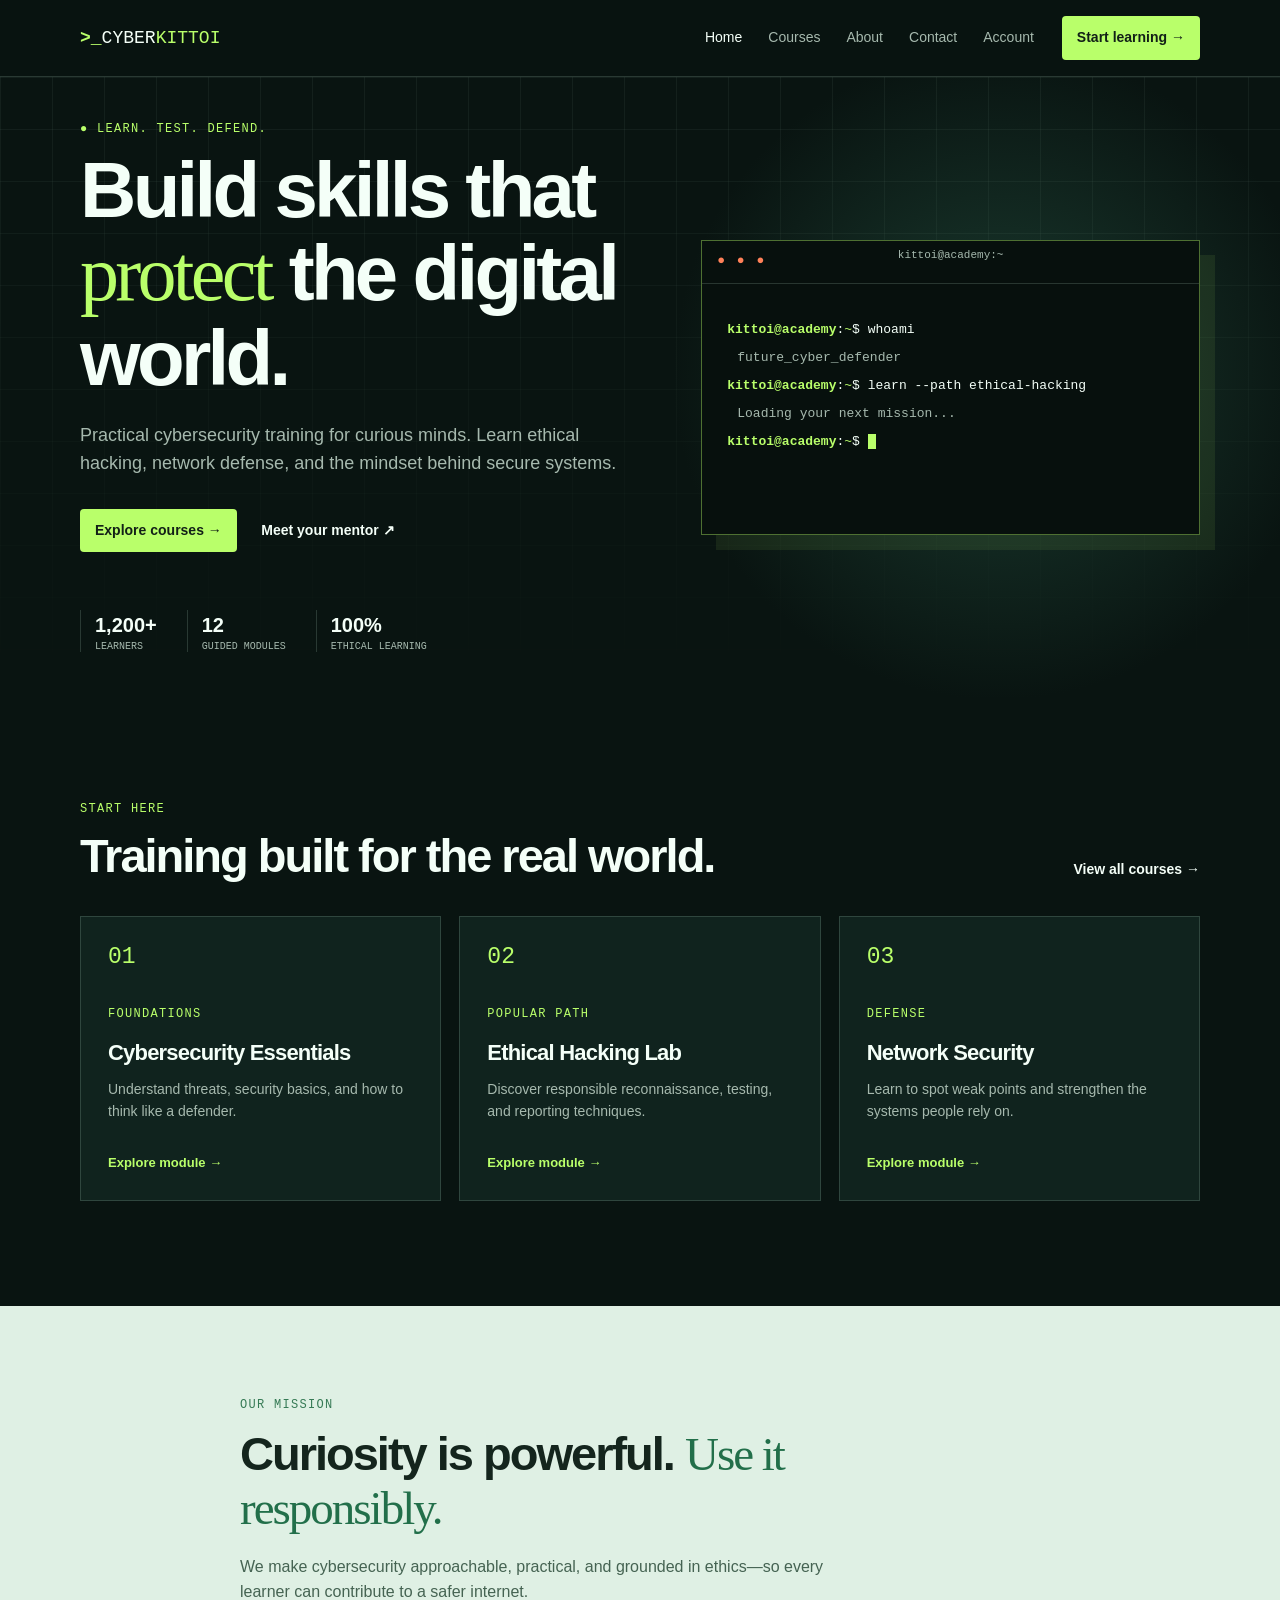
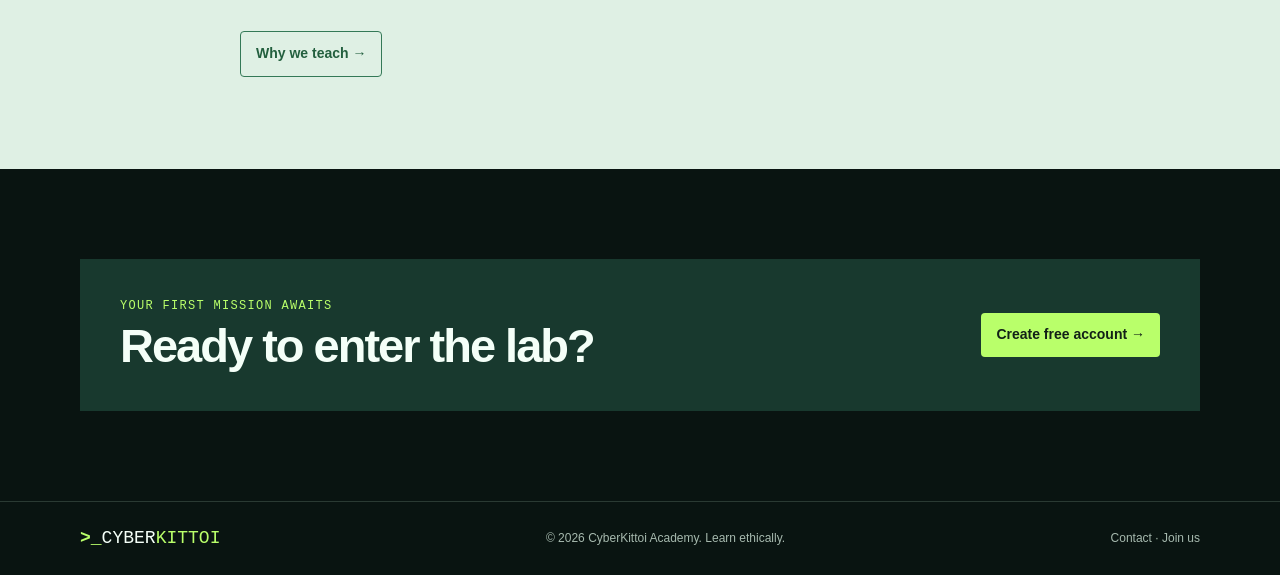
<file: index.html>
<!doctype html>
<html lang="en">
<head>
<meta charset="utf-8">
<meta name="viewport" content="width=device-width,initial-scale=1">
<meta name="description" content="Ethical hacking and cybersecurity training.">
<title>CyberKittoi | Ethical Hacking Academy</title>
<link rel="stylesheet" href="style.css">
</head>
<body>
<header class="site-header">
<div class="container nav-wrap">
<a class="brand" href="index.html">
<b>&gt;_</b>CYBER<span>KITTOI</span>
</a>
<button class="menu-toggle" aria-label="Open menu">☰</button>
<nav class="site-nav">
<a class="active" href="index.html">Home</a>
<a href="courses.html">Courses</a>
<a href="about.html">About</a>
<a href="contact.html">Contact</a>
</nav>
<a class="nav-action" href="signup.html">Start learning →</a>
</div>
</header>
<main>
<section class="hero">
<div class="grid">
</div>
<div class="container hero-grid">
<div>
<p class="eyebrow">● LEARN. TEST. DEFEND.</p>
<h1>Build skills that <em>protect</em> the digital world.</h1>
<p class="lead">Practical cybersecurity training for curious minds. Learn ethical hacking,
network defense, and the mindset behind secure systems.</p>
<p>
<a class="button primary" href="courses.html">Explore courses →</a> <a class="text-link"
href="about.html">Meet your mentor ↗</a>
</p>
<div class="stats">
<div>
<strong>1,200+</strong>
<small>Learners</small>
</div>
<div>
<strong>12</strong>
<small>Guided modules</small>
</div>
<div>
<strong>100%</strong>
<small>Ethical learning</small>
</div>
</div>
</div>
<div class="terminal">
<div class="terminal-top">● ● ● <span>kittoi@academy:~</span>
</div>
<div class="terminal-body">
<p>
<b>kittoi@academy</b>:<i>~</i>$ whoami</p>
<p class="output">future_cyber_defender</p>
<p>
<b>kittoi@academy</b>:<i>~</i>$ learn --path ethical-hacking</p>
<p class="output">Loading your next mission...</p>
<p>
<b>kittoi@academy</b>:<i>~</i>$ <mark>
</mark>
</p>
</div>
</div>
</div>
</section>
<section class="section container">
<div class="section-title">
<div>
<p class="eyebrow">START HERE</p>
<h2>Training built for the real world.</h2>
</div>
<a class="text-link" href="courses.html">View all courses →</a>
</div>
<div class="cards">
<article class="card">
<span>01</span>
<p class="tag">FOUNDATIONS</p>
<h3>Cybersecurity Essentials</h3>
<p>Understand threats, security basics, and how to think like a defender.</p>
<a href="courses.html">Explore module →</a>
</article>
<article class="card feature">
<span>02</span>
<p class="tag">POPULAR PATH</p>
<h3>Ethical Hacking Lab</h3>
<p>Discover responsible reconnaissance, testing, and reporting techniques.</p>
<a href="courses.html">Explore module →</a>
</article>
<article class="card">
<span>03</span>
<p class="tag">DEFENSE</p>
<h3>Network Security</h3>
<p>Learn to spot weak points and strengthen the systems people rely on.</p>
<a href="courses.html">Explore module →</a>
</article>
</div>
</section>
<section class="mission">
<div class="container">
<p class="eyebrow">OUR MISSION</p>
<h2>Curiosity is powerful. <em>Use it responsibly.</em>
</h2>
<p>We make cybersecurity approachable, practical, and grounded in ethics—so every learner
can contribute to a safer internet.</p>
<a class="button outline" href="about.html">Why we teach →</a>
</div>
</section>
<section class="container cta">
<div>
<p class="eyebrow">YOUR FIRST MISSION AWAITS</p>
<h2>Ready to enter the lab?</h2>
</div>
<a class="button primary" href="signup.html">Create free account →</a>
</section>
</main>
<footer>
<div class="container footer">
<a class="brand" href="index.html">
<b>&gt;_</b>CYBER<span>KITTOI</span>
</a>
<p>© 2026 CyberKittoi Academy. Learn ethically.</p>
<p>
<a href="contact.html">Contact</a> · <a href="signup.html">Join us</a>
</p>
</div>
</footer>
<script src="script.js">
</script>
</body>
</html>
</file>
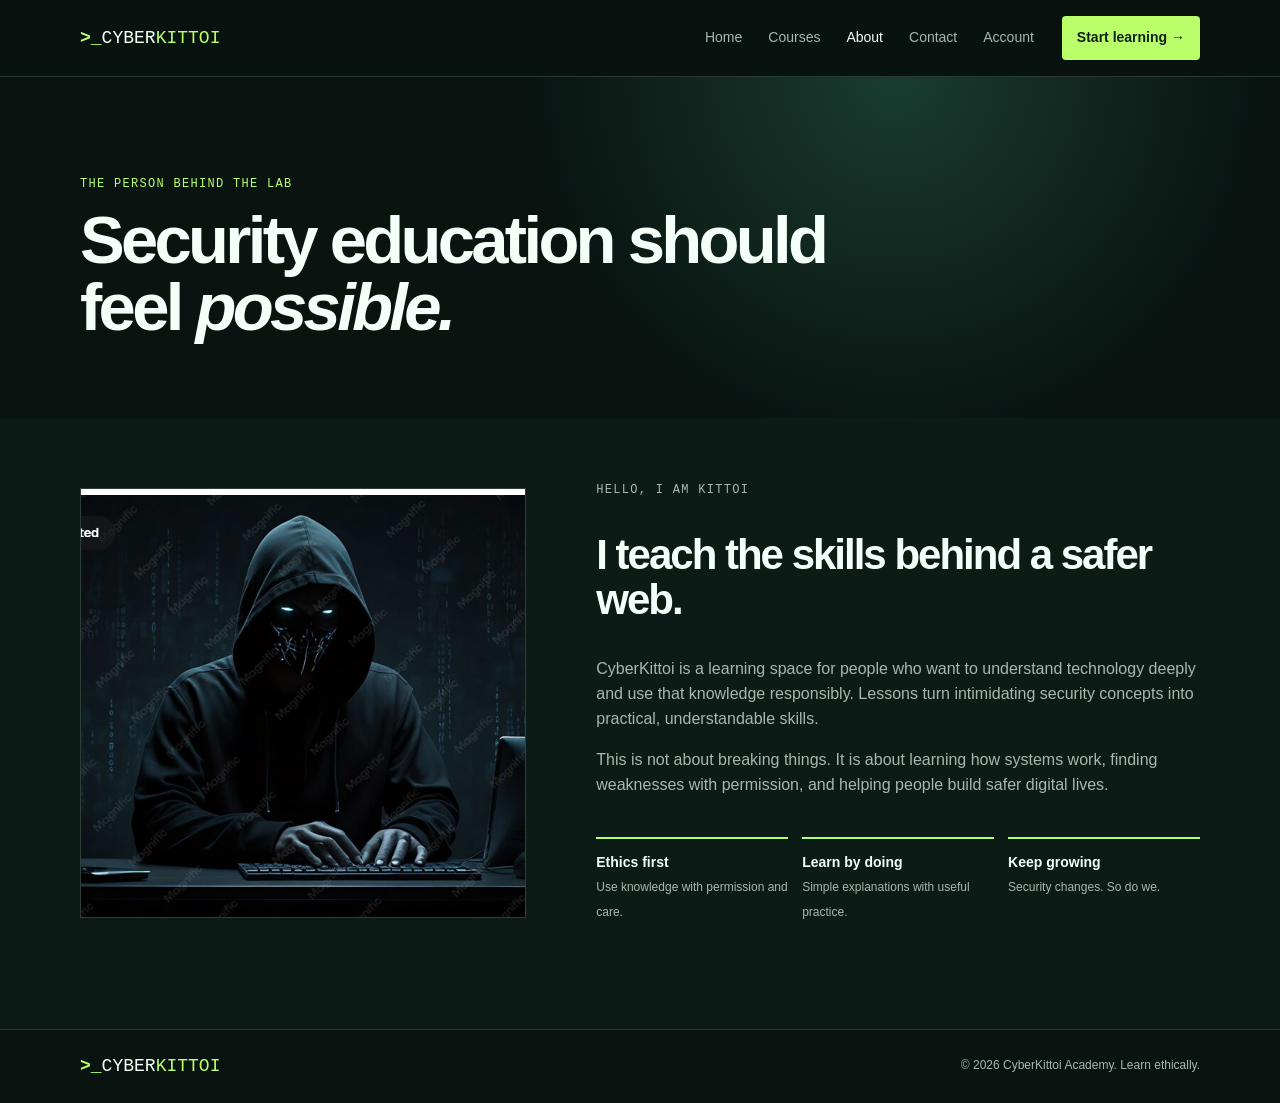
<file: about.html>
<!Doctype html>
<html lang="en">
<head>
<meta charset="utf-8">
<meta name="viewport" content="width=device-width,initial-scale=1">
<title>About | CyberKittoi</title>
<link rel="stylesheet" href="style.css">
</head>
<body>
<header class="site-header">
<div class="container nav-wrap">
<a class="brand" href="index.html">
<b>&gt;_</b>CYBER<span>KITTOI</span>
</a>
<button class="menu-toggle">☰</button>
<nav class="site-nav">
<a href="index.html">Home</a>
<a href="courses.html">Courses</a>
<a class="active" href="about.html">About</a>
<a href="contact.html">Contact</a>
</nav>
<a class="nav-action" href="signup.html">Start learning →</a>
</div>
</header>
<main>
<section class="page-hero">
<div class="container">
<p class="eyebrow">THE PERSON BEHIND THE LAB</p>
<h1>Security education should feel <em>possible.</em>
</h1>
</div>
</section>
<section class="page-content">
<div class="container about-grid">
<img class="mentor" src="me.png" alt="Kittoi, founder of CyberKittoi">
<div>
<p class="eyebrow">HELLO, I AM KITTOI</p>
<h2>I teach the skills behind a safer web.</h2>
<p>CyberKittoi is a learning space for people who want to understand technology deeply and
use that knowledge responsibly. Lessons turn intimidating security concepts into
practical, understandable skills.</p>
<p>This is not about breaking things. It is about learning how systems work, finding
weaknesses with permission, and helping people build safer digital lives.</p>
<div class="values">
<div>
<strong>Ethics first</strong>
<small>Use knowledge with permission and care.</small>
</div>
<div>
<strong>Learn by doing</strong>
<small>Simple explanations with useful practice.</small>
</div>
<div>
<strong>Keep growing</strong>
<small>Security changes. So do we.</small>
</div>
</div>
</div>
</div>
</section>
</main>
<footer>
<div class="container footer">
<a class="brand" href="index.html">
<b>&gt;_</b>CYBER<span>KITTOI</span>
</a>
<p>© 2026 CyberKittoi Academy. Learn ethically.</p>
</div>
</footer>
<script src="script.js">
</script>
</body>
</html>
</file>
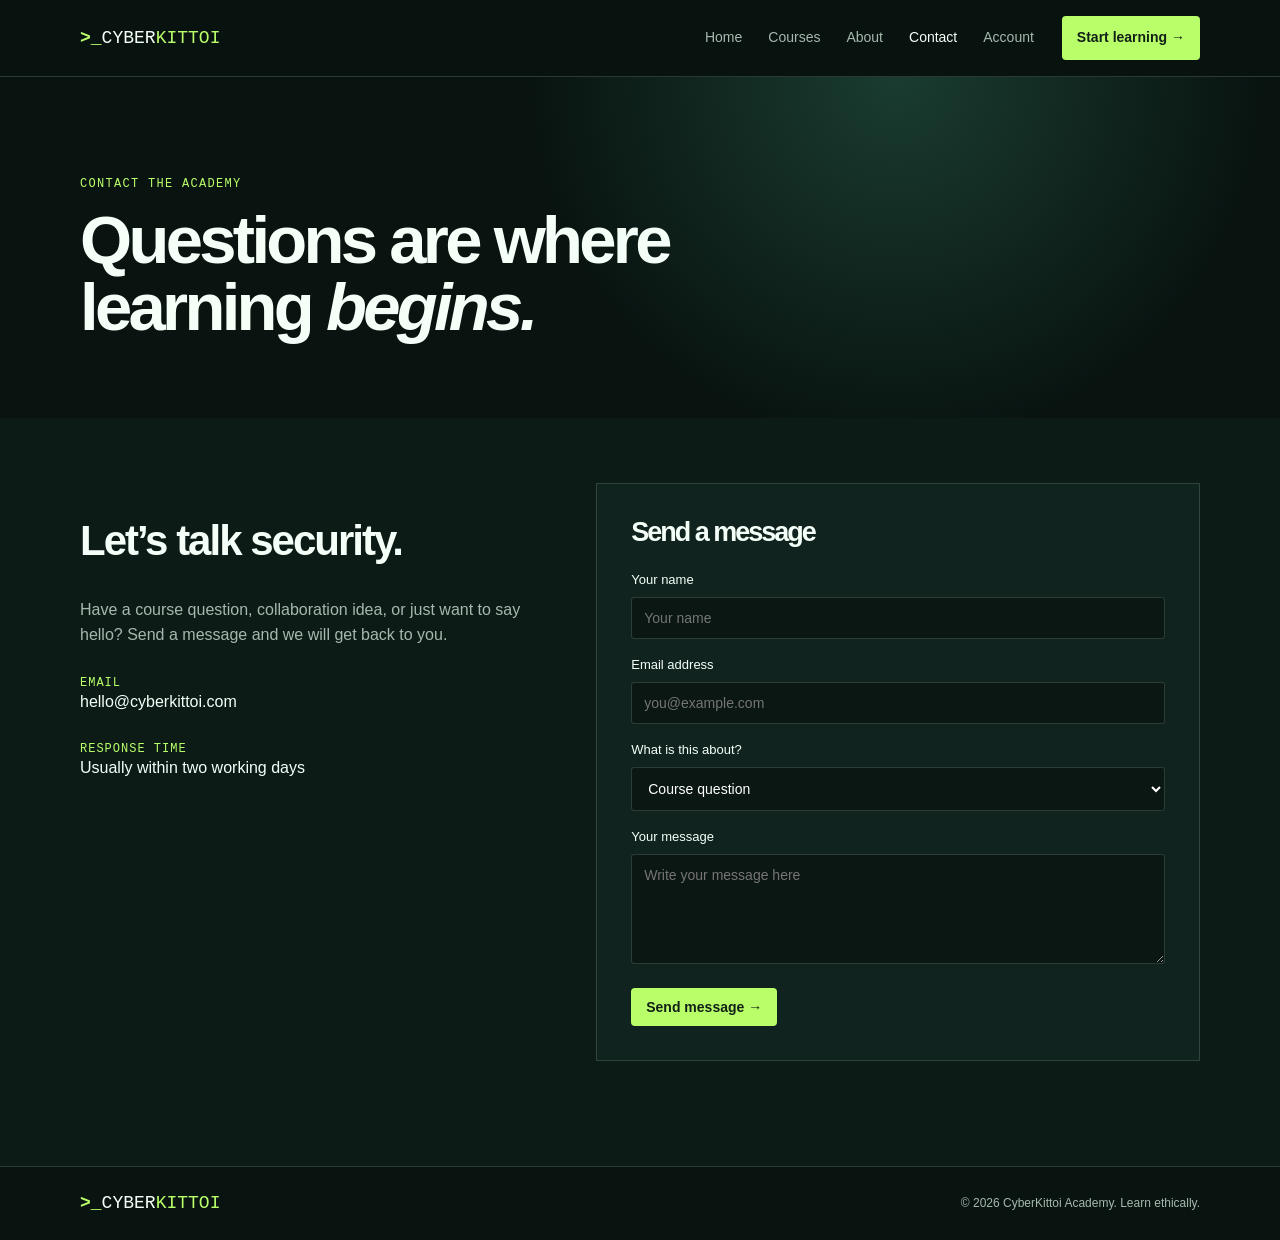
<file: contact.html>
<!doctype html>
<html lang="en">
<head>
<meta charset="utf-8">
<meta name="viewport" content="width=device-width,initial-scale=1">
<title>Contact | CyberKittoi</title>
<link rel="stylesheet" href="style.css">
</head>
<body>
<header class="site-header">
<div class="container nav-wrap">
<a class="brand" href="index.html">
<b>&gt;_</b>CYBER<span>KITTOI</span>
</a>
<button class="menu-toggle">☰</button>
<nav class="site-nav">
<a href="index.html">Home</a>
<a href="courses.html">Courses</a>
<a href="about.html">About</a>
<a class="active" href="contact.html">Contact</a>
</nav>
<a class="nav-action" href="signup.html">Start learning →</a>
</div>
</header>
<main>
<section class="page-hero">
<div class="container">
<p class="eyebrow">CONTACT THE ACADEMY</p>
<h1>Questions are where learning <em>begins.</em>
</h1>
</div>
</section>
<section class="page-content">
<div class="container contact-grid">
<div>
<h2>Let’s talk security.</h2>
<p>Have a course question, collaboration idea, or just want to say hello? Send a message
and we will get back to you.</p>
<div class="contact-item">
<small>EMAIL</small>
<span>hello@cyberkittoi.com</span>
</div>
<div class="contact-item">
<small>RESPONSE TIME</small>
<span>Usually within two working days</span>
</div>
</div>
<section class="form-card">
<h2>Send a message</h2>
<p class="notice">
</p>
<form class="demo-form">
<label for="name">Your name</label>
<input id="name" required placeholder="Your name">
<label for="email">Email address</label>
<input id="email" type="email" required placeholder="you@example.com">
<label for="topic">What is this about?</label>
<select id="topic">
<option>Course question</option>
<option>Collaboration</option>
<option>General message</option>
</select>
<label for="message">Your message</label>
<textarea id="message" required placeholder="Write your message here">
</textarea>
<button class="button primary">Send message →</button>
</form>
</section>
</div>
</section>
</main>
<footer>
<div class="container footer">
<a class="brand" href="index.html">
<b>&gt;_</b>CYBER<span>KITTOI</span>
</a>
<p>© 2026 CyberKittoi Academy. Learn ethically.</p>
</div>
</footer>
<script src="script.js">
</script>
</body>
</html>
</file>
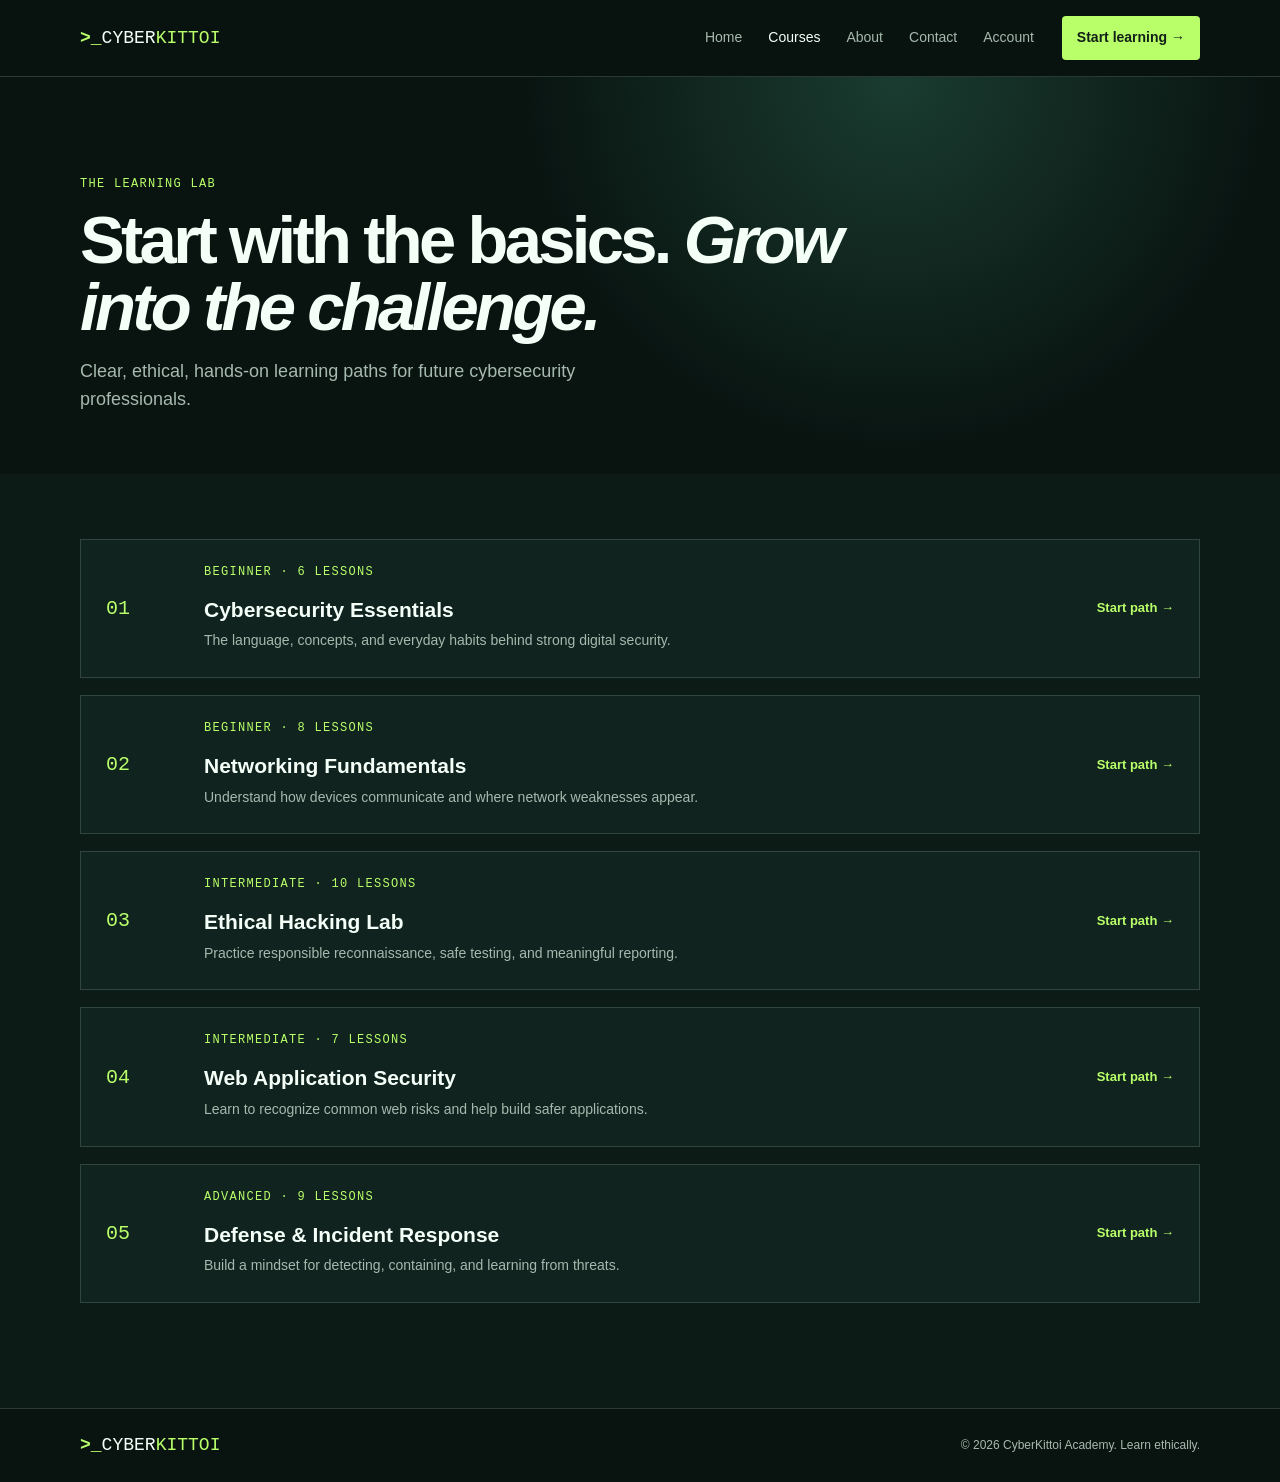
<file: courses.html>
<!doctype html>
<html lang="en">
<head>
<meta charset="utf-8">
<meta name="viewport" content="width=device-width,initial-scale=1">
<title>Courses | CyberKittoi</title>
<link rel="stylesheet" href="style.css">
</head>
<body>
<header class="site-header">
<div class="container nav-wrap">
<a class="brand" href="index.html">
<b>&gt;_</b>CYBER<span>KITTOI</span>
</a>
<button class="menu-toggle">☰</button>
<nav class="site-nav">
<a href="index.html">Home</a>
<a class="active" href="courses.html">Courses</a>
<a href="about.html">About</a>
<a href="contact.html">Contact</a>
</nav>
<a class="nav-action" href="signup.html">Start learning →</a>
</div>
</header>
<main>
<section class="page-hero">
<div class="container">
<p class="eyebrow">THE LEARNING LAB</p>
<h1>Start with the basics. <em>Grow into the challenge.</em>
</h1>
<p class="lead">Clear, ethical, hands-on learning paths for future cybersecurity
professionals.</p>
</div>
</section>
<section class="page-content">
<div class="container course-list">
<article class="course-row">
<span>01</span>
<div>
<p class="tag">BEGINNER · 6 LESSONS</p>
<h3>Cybersecurity Essentials</h3>
<p>The language, concepts, and everyday habits behind strong digital security.</p>
</div>
<a href="signup.html">Start path →</a>
</article>
<article class="course-row">
<span>02</span>
<div>
<p class="tag">BEGINNER · 8 LESSONS</p>
<h3>Networking Fundamentals</h3>
<p>Understand how devices communicate and where network weaknesses appear.</p>
</div>
<a href="signup.html">Start path →</a>
</article>
<article class="course-row">
<span>03</span>
<div>
<p class="tag">INTERMEDIATE · 10 LESSONS</p>
<h3>Ethical Hacking Lab</h3>
<p>Practice responsible reconnaissance, safe testing, and meaningful reporting.</p>
</div>
<a href="signup.html">Start path →</a>
</article>
<article class="course-row">
<span>04</span>
<div>
<p class="tag">INTERMEDIATE · 7 LESSONS</p>
<h3>Web Application Security</h3>
<p>Learn to recognize common web risks and help build safer applications.</p>
</div>
<a href="signup.html">Start path →</a>
</article>
<article class="course-row">
<span>05</span>
<div>
<p class="tag">ADVANCED · 9 LESSONS</p>
<h3>Defense & Incident Response</h3>
<p>Build a mindset for detecting, containing, and learning from threats.</p>
</div>
<a href="signup.html">Start path →</a>
</article>
</div>
</section>
</main>
<footer>
<div class="container footer">
<a class="brand" href="index.html">
<b>&gt;_</b>CYBER<span>KITTOI</span>
</a>
<p>© 2026 CyberKittoi Academy. Learn ethically.</p>
</div>
</footer>
<script src="script.js">
</script>
</body>
</html>
</file>
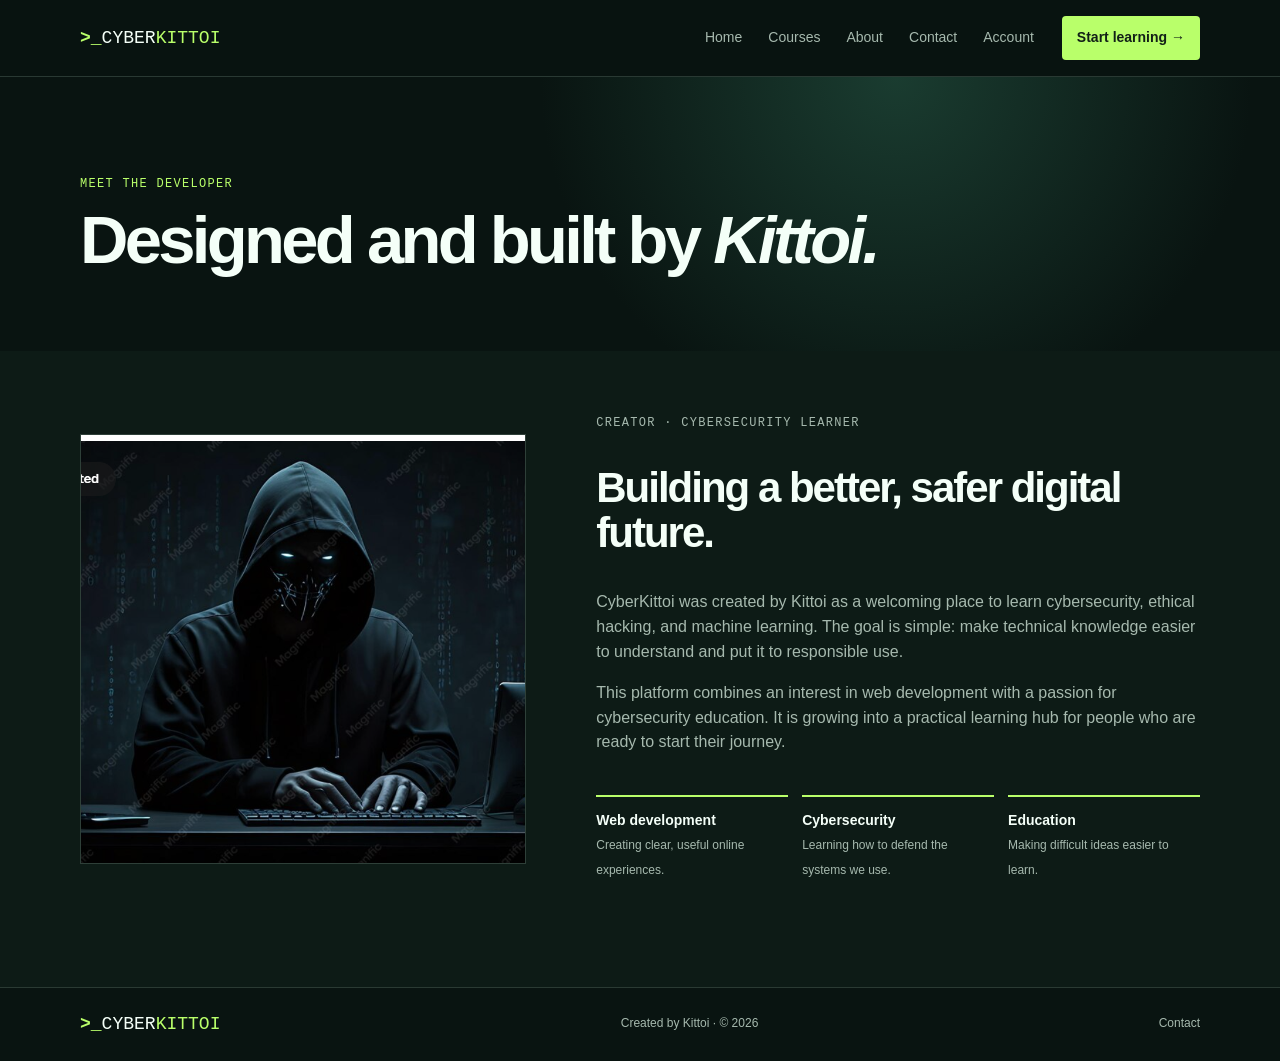
<file: developer.html>
<!doctype html>
<html lang="en">
<head>
<meta charset="utf-8">
<meta name="viewport" content="width=device-width,initial-scale=1">
<title>Developer | CyberKittoi</title>
<link rel="stylesheet" href="style.css">
</head>
<body>
<header class="site-header">
<div class="container nav-wrap">
<a class="brand" href="index.html">
<b>&gt;_</b>CYBER<span>KITTOI</span>
</a>
<button class="menu-toggle">☰</button>
<nav class="site-nav">
<a href="index.html">Home</a>
<a href="courses.html">Courses</a>
<a href="about.html">About</a>
<a href="contact.html">Contact</a>
</nav>
<a class="nav-action" href="signup.html">Start learning →</a>
</div>
</header>
<main>
<section class="page-hero">
<div class="container">
<p class="eyebrow">MEET THE DEVELOPER</p>
<h1>Designed and built by <em>Kittoi.</em>
</h1>
</div>
</section>
<section class="page-content">
<div class="container about-grid">
<img class="mentor" src="me.png" alt="Kittoi, developer of CyberKittoi">
<div>
<p class="eyebrow">CREATOR · CYBERSECURITY LEARNER</p>
<h2>Building a better, safer digital future.</h2>
<p>CyberKittoi was created by Kittoi as a welcoming place to learn cybersecurity, ethical
hacking, and machine learning. The goal is simple: make technical knowledge easier to
understand and put it to responsible use.</p>
<p>This platform combines an interest in web development with a passion for cybersecurity
education. It is growing into a practical learning hub for people who are ready to start
their journey.</p>
<div class="values">
<div>
<strong>Web development</strong>
<small>Creating clear, useful online experiences.</small>
</div>
<div>
<strong>Cybersecurity</strong>
<small>Learning how to defend the systems we use.</small>
</div>
<div>
<strong>Education</strong>
<small>Making difficult ideas easier to learn.</small>
</div>
</div>
</div>
</div>
</section>
</main>
<footer>
<div class="container footer">
<a class="brand" href="index.html">
<b>&gt;_</b>CYBER<span>KITTOI</span>
</a>
<p>Created by Kittoi · © 2026</p>
<p>
<a href="contact.html">Contact</a>
</p>
</div>
</footer>
<script src="script.js">
</script>
</body>
</html>
</file>
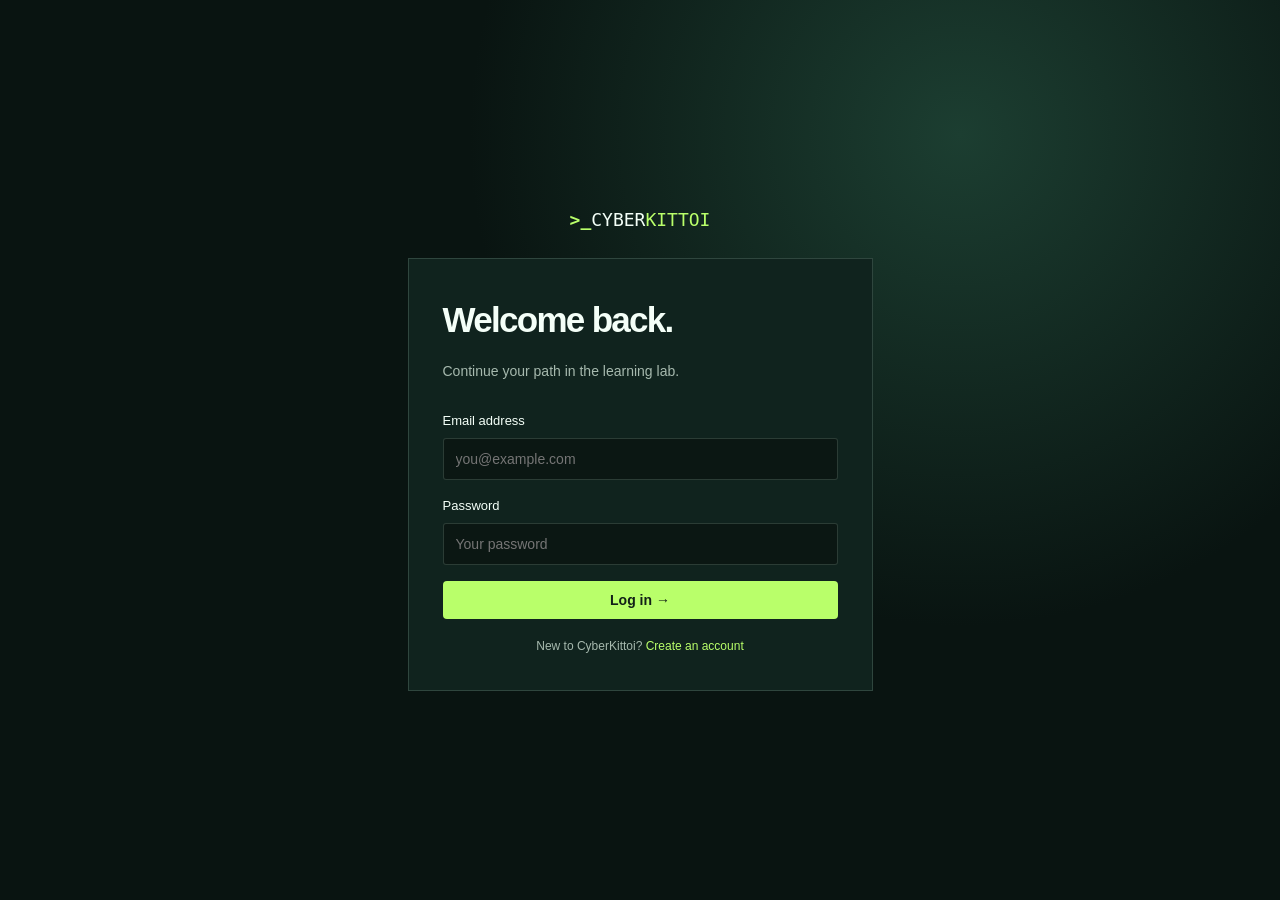
<file: login.html>
<!doctype html>
<html lang="en">
<head>
<meta charset="utf-8">
<meta name="viewport" content="width=device-width,initial-scale=1">
<title>Log in | CyberKittoi</title>
<link rel="stylesheet" href="style.css">
</head>
<body class="auth-page">
<main class="auth-shell">
<a class="brand auth-brand" href="index.html">
<b>&gt;_</b>CYBER<span>KITTOI</span>
</a>
<section class="auth-card">
<h1>Welcome back.</h1>
<p>Continue your path in the learning lab.</p>
<p class="notice">
</p>
<form class="demo-form">
<label for="email">Email address</label>
<input id="email" type="email" required placeholder="you@example.com">
<label for="login-password">Password</label>
<input id="login-password" type="password" required placeholder="Your password">
<button class="button primary">Log in →</button>
</form>
<p class="form-note">New to CyberKittoi? <a href="signup.html">Create an account</a>
</p>
</section>
</main>
<script src="script.js">
</script>
</body>
</html>
</file>
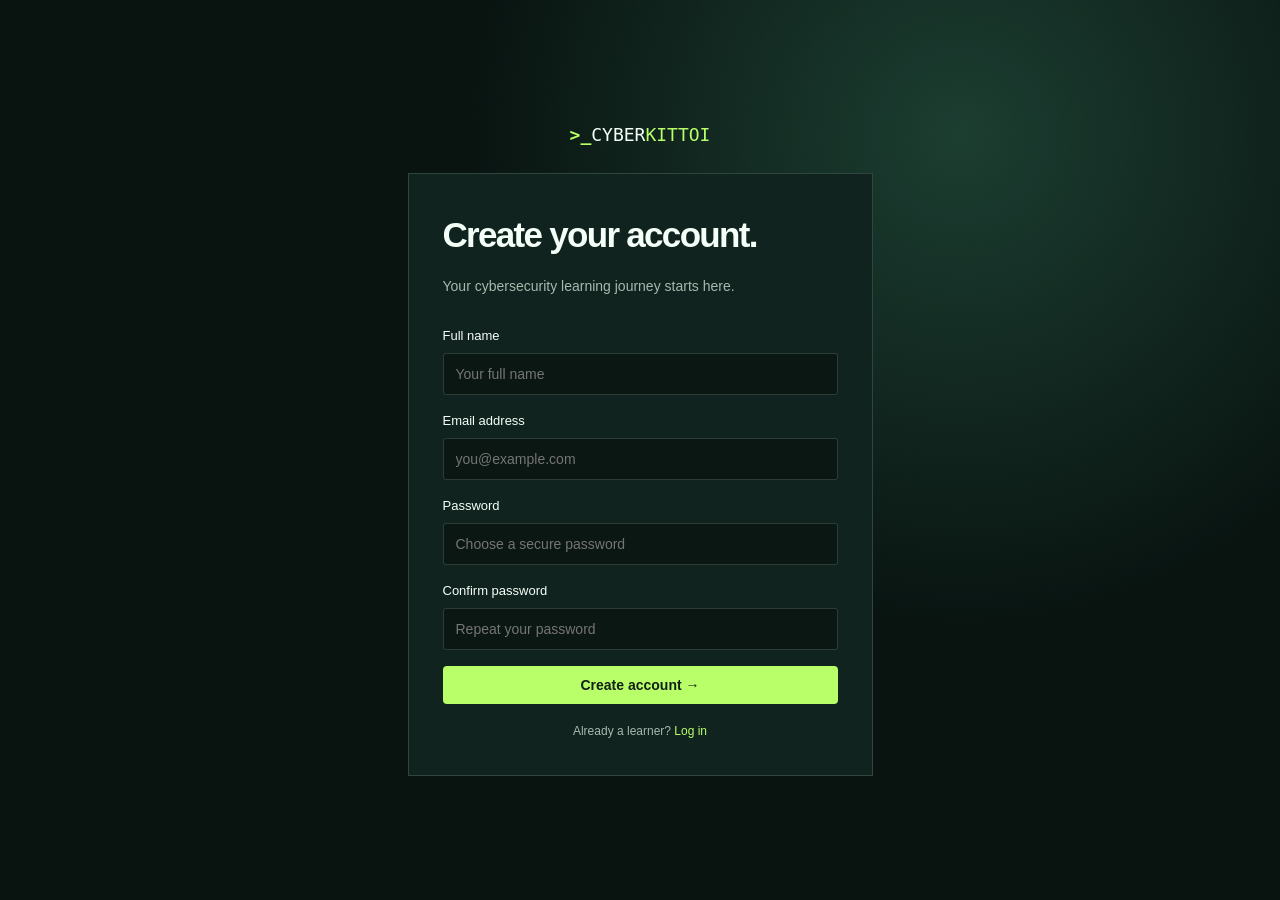
<file: signup.html>
<!doctype html>
<html lang="en">
<head>
<meta charset="utf-8">
<meta name="viewport" content="width=device-width,initial-scale=1">
<title>Create account | CyberKittoi</title>
<link rel="stylesheet" href="style.css">
</head>
<body class="auth-page">
<main class="auth-shell">
<a class="brand auth-brand" href="index.html">
<b>&gt;_</b>CYBER<span>KITTOI</span>
</a>
<section class="auth-card">
<h1>Create your account.</h1>
<p>Your cybersecurity learning journey starts here.</p>
<p class="notice">
</p>
<form class="demo-form">
<label for="name">Full name</label>
<input id="name" required placeholder="Your full name">
<label for="email">Email address</label>
<input id="email" type="email" required placeholder="you@example.com">
<label for="password">Password</label>
<input id="password" type="password" required placeholder="Choose a secure password">
<label for="confirm-password">Confirm password</label>
<input id="confirm-password" type="password" required placeholder="Repeat your password">
<button class="button primary">Create account →</button>
</form>
<p class="form-note">Already a learner? <a href="login.html">Log in</a>
</p>
</section>
</main>
<script src="script.js">
</script>
</body>
</html>
</file>
<file: style.css>
:root{
--bg:#091411;
--surface:#10231e;
--line:rgba(211,255,230,.16);
--lime:#b9ff6a;
--white:#f4fff8;
--muted:#a6b9ae;
--pale:#dff0e4;
--dark:#14251d}
*{
box-sizing:border-box}
html{
scroll-behavior:smooth}
body{
margin:0;
background:var(--bg);
color:var(--white);
font:16px/1.55 "Space Grotesk",Arial,sans-serif}
a{
color:inherit;
text-decoration:none}
.container{
width:min(1120px,calc(100% - 40px));
margin:auto}
.site-header{
height:77px;
position:sticky;
top:0;
z-index:10;
background:rgba(9,20,17,.92);
border-bottom:1px solid var(--line);
backdrop-filter:blur(10px)}
.nav-wrap{
height:100%;
display:flex;
align-items:center;
gap:28px}
.brand{
font:500 18px "DM Mono",monospace;
white-space:nowrap}
.brand b,.brand span,.eyebrow,.tag{
color:var(--lime)}
.site-nav{
margin-left:auto;
display:flex;
gap:26px}
.site-nav a{
color:var(--muted);
font-size:14px}
.site-nav a:hover,.site-nav .active{
color:var(--white)}
.nav-action,.button{
display:inline-block;
border-radius:4px;
padding:11px 15px;
font-size:14px;
font-weight:700}
.nav-action,.primary{
background:var(--lime);
color:#122017}
.menu-toggle{
display:none;
margin-left:auto;
border:0;
background:none;
color:white;
font-size:23px}
.hero{
min-height:620px;
display:flex;
align-items:center;
position:relative;
overflow:hidden;
background:radial-gradient(circle at 78% 48%,#1b3c30,transparent 31%)}
.grid{
inset:0;
position:absolute;
opacity:.35;
background-image:linear-gradient(var(--line) 1px,transparent 1px),linear-gradient(90deg,var(--line) 1px,transparent 1px);
background-size:52px 52px;
mask-image:linear-gradient(black,transparent)}
.hero-grid{
position:relative;
display:grid;
grid-template-columns:1.05fr .95fr;
gap:70px;
align-items:center}
.eyebrow,.tag{
font:12px "DM Mono",monospace;
letter-spacing:1.3px;
margin:0 0 15px}
.hero h1,.page-hero h1{
font-size:clamp(46px,6.2vw,78px);
letter-spacing:-3.7px;
line-height:1;
margin:0 0 25px}
.hero h1 em,h2 em{
color:var(--lime);
font:400 1em Georgia,serif}
.lead{
font-size:18px;
color:var(--muted);
max-width:555px;
margin-bottom:31px}
.text-link{
margin-left:20px;
font-size:14px;
font-weight:bold}
.stats{
display:flex;
gap:30px;
margin-top:58px}
.stats div{
border-left:1px solid var(--line);
padding-left:14px}
.stats strong,.stats small{
display:block}
.stats strong{
font-size:20px}
.stats small{
color:var(--muted);
font:10px "DM Mono",monospace;
text-transform:uppercase}
.terminal{
background:#07100d;
border:1px solid rgba(185,255,106,.4);
box-shadow:15px 15px 0 rgba(185,255,106,.08);
font:13px "DM Mono",monospace;
min-height:295px}
.terminal-top{
height:43px;
border-bottom:1px solid var(--line);
padding:12px 15px;
color:#ff8159;
word-spacing:4px}
.terminal-top span{
display:block;
text-align:center;
color:var(--muted);
margin-top:-19px;
word-spacing:0;
font-size:11px}
.terminal-body{
padding:25px}
.terminal-body b,.terminal-body i{
color:var(--lime);
font-style:normal}
.output{
padding-left:10px;
color:var(--muted)}
mark{
display:inline-block;
background:var(--lime);
width:8px;
height:15px;
vertical-align:middle;
animation:blink 1s steps(1) infinite}
@keyframes blink{
50%{
opacity:0}
}
.section{
padding:105px 0}
.section-title{
display:flex;
justify-content:space-between;
align-items:end;
margin-bottom:35px}
.section h2,.mission h2,.cta h2{
font-size:clamp(31px,4vw,47px);
letter-spacing:-2px;
line-height:1.06;
margin:0}
.cards{
display:grid;
grid-template-columns:repeat(3,1fr);
gap:18px}
.card{
min-height:285px;
padding:27px;
background:var(--surface);
border:1px solid var(--line);
display:flex;
flex-direction:column;
transition:.2s}
.card:hover{
transform:translateY(-5px);
border-color:var(--lime)}
.card>span{
font:23px "DM Mono",monospace;
color:var(--lime);
margin-bottom:37px}
.card h3{
font-size:22px;
letter-spacing:-.8px;
margin:0 0 9px}
.card p:not(.tag){
font-size:14px;
color:var(--muted);
margin:0 0 20px}
.card a{
font-size:13px;
color:var(--lime);
font-weight:bold;
margin-top:auto}
.mission{
padding:92px 0;
background:var(--pale);
color:var(--dark)}
.mission>div{
max-width:800px}
.mission .eyebrow{
color:#367a55}
.mission h2{
max-width:620px;
margin-bottom:20px}
.mission h2 em{
color:#226f4a}
.mission p:not(.eyebrow){
max-width:600px;
color:#456352;
margin-bottom:27px}
.outline{
border:1px solid #347957;
color:#235f3e}
.cta{
margin:90px auto;
padding:40px;
background:#18392e;
display:flex;
justify-content:space-between;
align-items:center;
gap:25px}
.cta .eyebrow{
margin-bottom:8px}
footer{
border-top:1px solid var(--line);
padding:26px 0}
.footer{
display:flex;
justify-content:space-between;
align-items:center;
gap:20px}
.footer p{
color:var(--muted);
font-size:12px;
margin:0}
.page-hero{
padding:100px 0 60px;
background:radial-gradient(circle at 70% 0,#1a3c30,transparent 38%)}
.page-hero h1{
font-size:clamp(42px,5.3vw,67px);
max-width:800px;
margin-bottom:18px}
.page-hero .lead{
margin:0}
.page-content{
background:#0d1b16;
padding:65px 0 105px}
.course-list{
display:grid;
gap:17px}
.course-row{
display:grid;
grid-template-columns:70px 1fr auto;
align-items:center;
gap:28px;
padding:25px;
background:var(--surface);
border:1px solid var(--line)}
.course-row>span{
font:20px "DM Mono",monospace;
color:var(--lime)}
.course-row h3{
font-size:21px;
margin:0 0 4px}
.course-row p:not(.tag){
font-size:14px;
margin:0;
color:var(--muted)}
.course-row a{
font-size:13px;
font-weight:bold;
color:var(--lime)}
.about-grid,.contact-grid{
display:grid;
grid-template-columns:.85fr 1.15fr;
gap:70px;
align-items:center}
.mentor{
width:100%;
height:430px;
object-fit:cover;
border:1px solid var(--line);
filter:saturate(.85)}
.about-grid h2,.contact-grid h2{
font-size:42px;
letter-spacing:-2px;
line-height:1.08}
.about-grid p,.contact-grid>div>p{
color:var(--muted)}
.values{
display:grid;
grid-template-columns:repeat(3,1fr);
gap:14px;
margin-top:40px}
.values div{
border-top:2px solid var(--lime);
padding-top:13px}
.values strong{
display:block;
font-size:14px}
.values small{
font-size:12px;
color:var(--muted)}
.contact-grid{
align-items:start}
.contact-item{
margin-top:28px}
.contact-item small{
display:block;
color:var(--lime);
font:12px "DM Mono",monospace;
letter-spacing:1px}
.form-card,.auth-card{
background:var(--surface);
border:1px solid var(--line);
padding:34px}
.form-card h2{
font-size:27px;
margin-top:0}
label{
display:block;
font-size:13px;
margin-bottom:7px}
input,textarea,select{
width:100%;
padding:12px;
background:#0b1713;
border:1px solid var(--line);
border-radius:3px;
color:white;
font:14px "Space Grotesk",sans-serif;
margin-bottom:16px}
textarea{
min-height:110px;
resize:vertical}
input:focus,textarea:focus,select:focus{
outline:1px solid var(--lime)}
button.button{
border:0;
cursor:pointer;
font-family:inherit}
.notice{
display:none;
padding:10px;
margin:0 0 16px;
border:1px solid rgba(185,255,106,.4);
color:#d9ffae;
font-size:13px}
.notice.show{
display:block}
.auth-page{
min-height:100vh;
display:grid;
place-items:center;
padding:40px 20px;
background:radial-gradient(circle at 75% 15%,#1c3e31,transparent 40%),var(--bg)}
.auth-shell{
width:min(465px,100%)}
.auth-brand{
display:block;
text-align:center;
margin-bottom:28px}
.auth-card h1{
font-size:35px;
letter-spacing:-1.7px;
margin:0 0 8px}
.auth-card>p{
color:var(--muted);
font-size:14px;
margin-bottom:28px}
.auth-card .button{
width:100%}
.form-note{
text-align:center;
font-size:12px!important;
margin:18px 0 0!important}
.form-note a{
color:var(--lime)}
@media(max-width:760px){
.container{
width:min(100% - 32px,1120px)}
.menu-toggle{
display:block}
.site-nav{
display:none;
position:absolute;
top:76px;
left:0;
right:0;
background:var(--bg);
padding:20px;
flex-direction:column;
gap:15px;
border-bottom:1px solid var(--line)}
.site-nav.open{
display:flex}
.nav-action{
display:none}
.hero{
padding:70px 0;
min-height:0}
.hero-grid,.about-grid,.contact-grid{
grid-template-columns:1fr;
gap:40px}
.hero h1{
letter-spacing:-2.5px}
.stats{
margin-top:38px;
gap:16px}
.section{
padding:70px 0}
.section-title,.cta,.footer{
align-items:flex-start;
flex-direction:column}
.cards,.values{
grid-template-columns:1fr}
.mission{
padding:70px 0}
.cta{
margin:55px auto;
padding:30px}
.page-hero{
padding:72px 0 48px}
.page-content{
padding:48px 0 75px}
.course-row{
grid-template-columns:42px 1fr;
gap:15px;
padding:21px}
.course-row a{
grid-column:2}
.form-card,.auth-card{
padding:27px}
}
</file>
